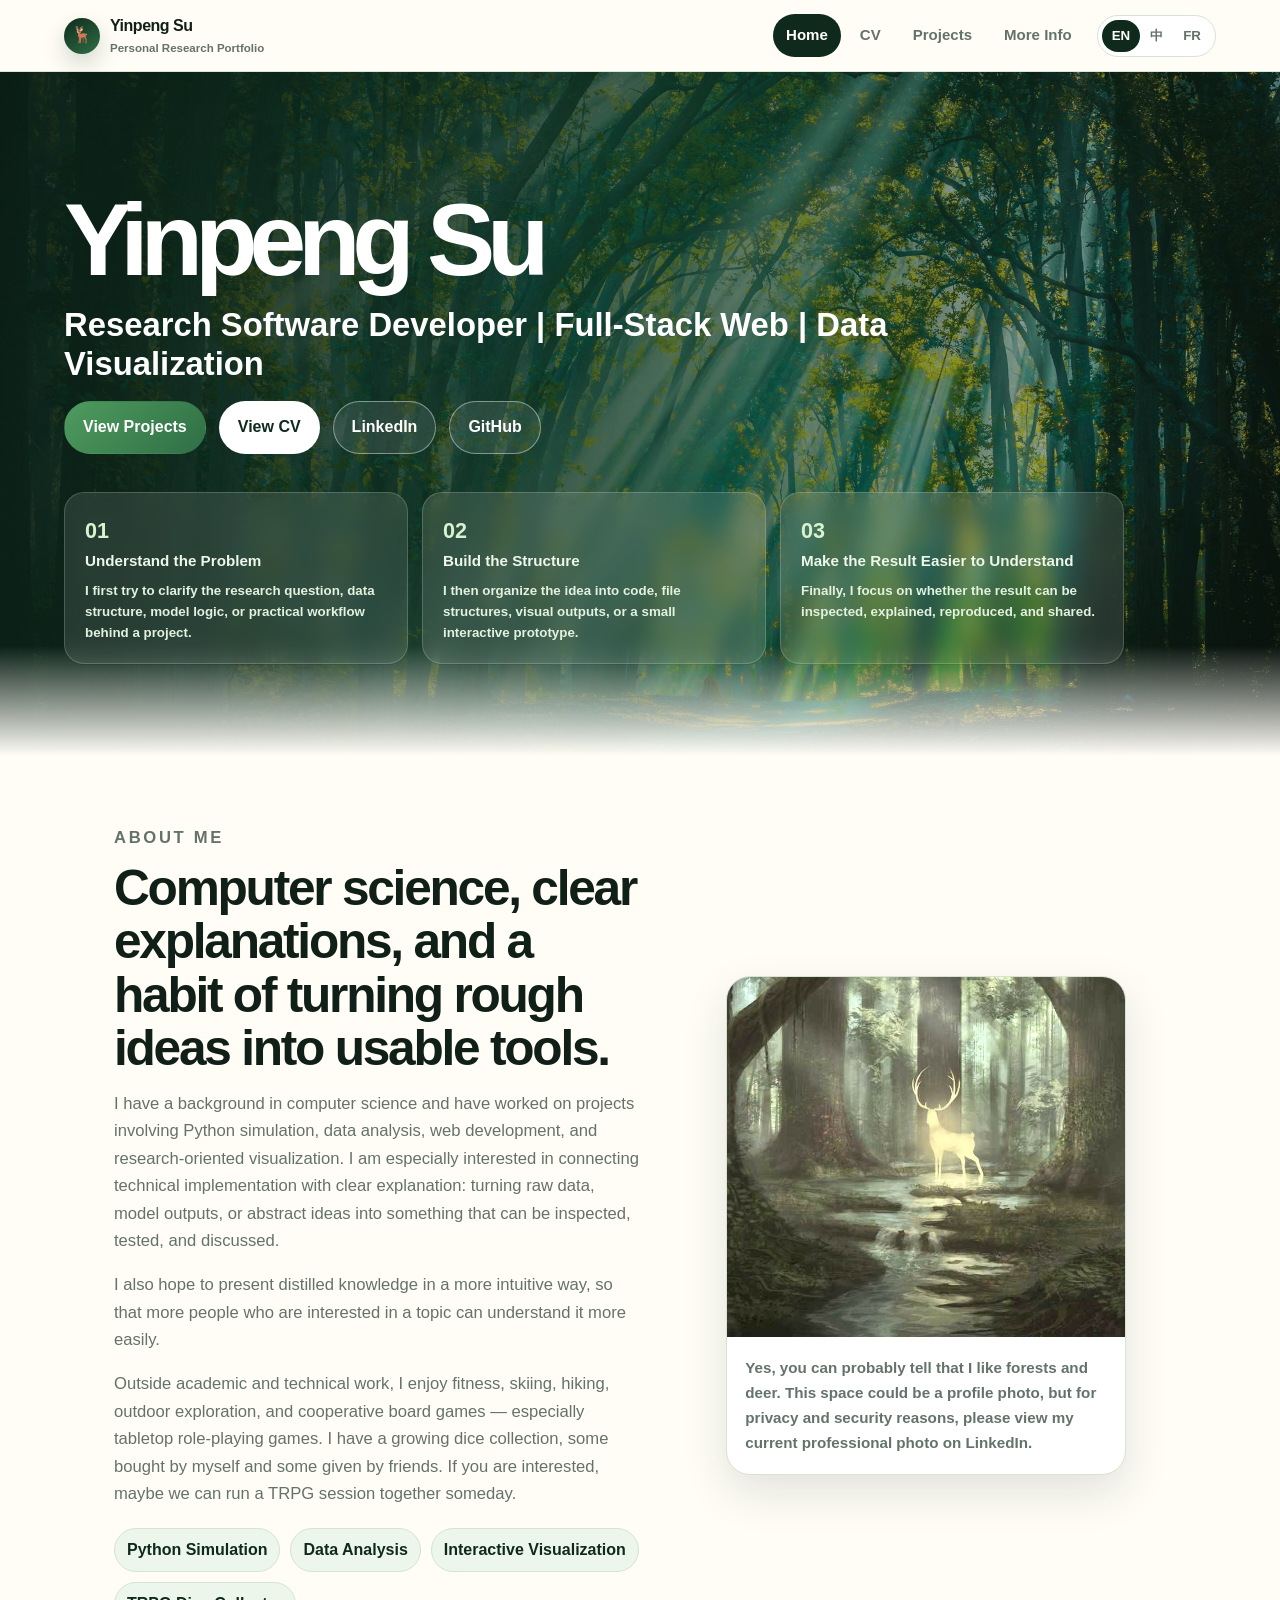
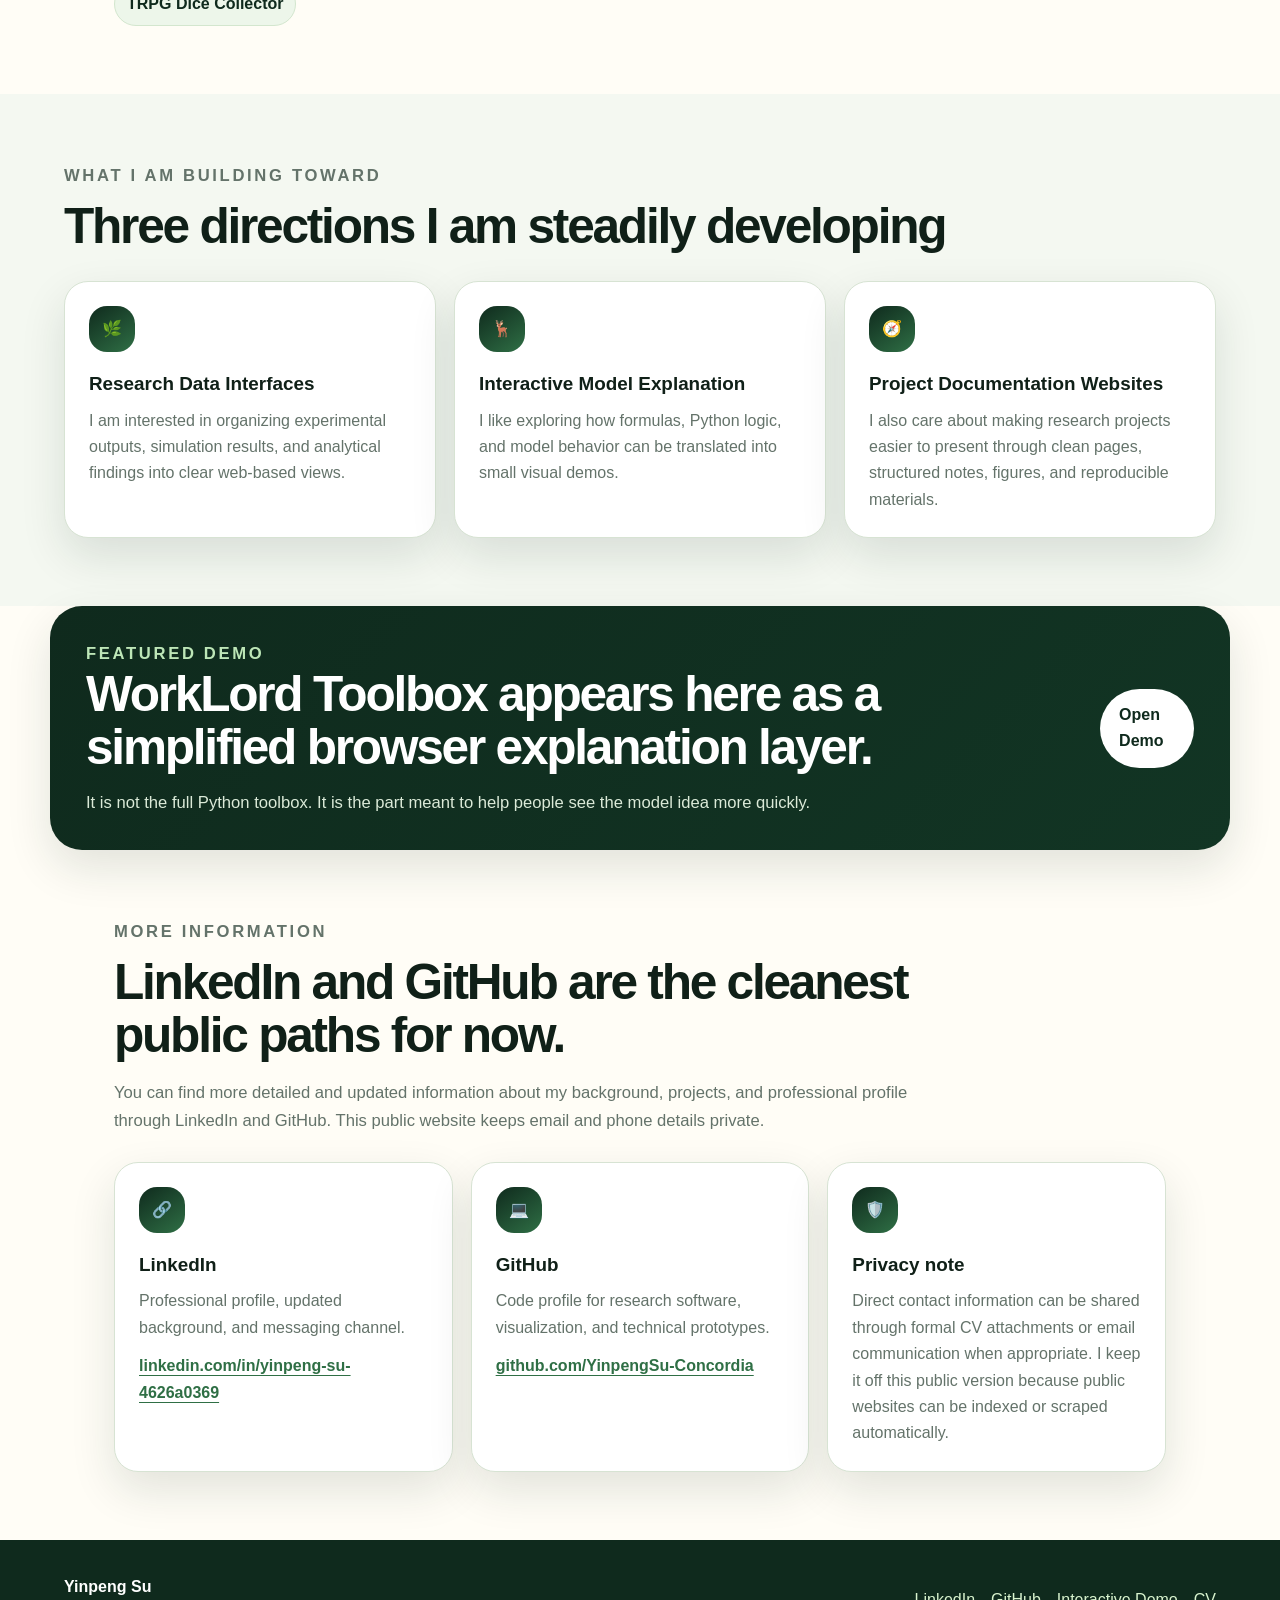
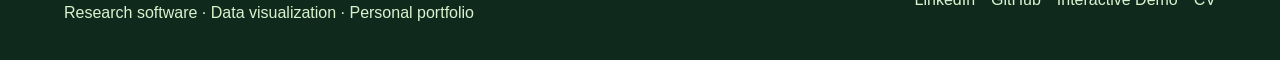
<file: index.html>
<!DOCTYPE html>
<html lang="en">
<head>
  <meta charset="UTF-8">
  <meta name="viewport" content="width=device-width, initial-scale=1.0">
  <title>Yinpeng Su — Research Software & Data Visualization Portfolio</title>
  <meta name="description" content="Personal research software portfolio for full-stack web development, data visualization, simulation, and research-oriented tools.">
  <link rel="stylesheet" href="assets/css/style.css">
</head>
<body data-page="home">
<header class="site-header">
  <a class="brand" href="index.html" aria-label="Home"><span class="brand-mark">🦌</span><span class="brand-text"><span>Yinpeng Su</span><small data-i18n="brandSubtitle">Personal Research Portfolio</small></span></a>
  <div class="header-actions">
    <nav class="site-nav" aria-label="Main navigation">
      <a href="index.html" data-nav="home" data-i18n="navHome">Home</a>
      <a href="cv.html" data-nav="cv" data-i18n="navCV">CV</a>
      <a href="projects.html" data-nav="projects" data-i18n="navProjects">Projects</a>
      <a href="index.html#contact" data-i18n="navContact">More Info</a>
    </nav>
    <div class="lang-switch" aria-label="Language switcher">
      <button type="button" data-lang="en" class="active">EN</button>
      <button type="button" data-lang="zh">中</button>
      <button type="button" data-lang="fr">FR</button>
    </div>
    <button class="nav-toggle" aria-label="Toggle navigation" aria-expanded="false">☰</button>
  </div>
</header>
<main>
  <section class="hero personal-hero">
    <div class="hero-content hero-centered">
      <h1>Yinpeng Su</h1>
      <h2 data-i18n="homeTitle">Research Software Developer | Full-Stack Web | Data Visualization</h2>
      <div class="hero-actions">
        <a class="button primary" href="projects.html" data-i18n="btnProjects">View Projects</a>
        <a class="button secondary" href="cv.html" data-i18n="btnCV">View CV</a>
        <a class="button ghost" href="https://www.linkedin.com/in/yinpeng-su-4626a0369/" target="_blank" rel="noopener">LinkedIn</a>
        <a class="button ghost" href="https://github.com/YinpengSu-Concordia" target="_blank" rel="noopener">GitHub</a>
      </div>
      <div class="quick-proof workstyle-proof" aria-label="Work style summary">
        <div><strong>01</strong><span data-i18n="proof1Title">Understand the Problem</span><small data-i18n="proof1Body">I first try to clarify the research question, data structure, model logic, or practical workflow behind a project.</small></div>
        <div><strong>02</strong><span data-i18n="proof2Title">Build the Structure</span><small data-i18n="proof2Body">I then organize the idea into code, file structures, visual outputs, or a small interactive prototype.</small></div>
        <div><strong>03</strong><span data-i18n="proof3Title">Make the Result Easier to Understand</span><small data-i18n="proof3Body">Finally, I focus on whether the result can be inspected, explained, reproduced, and shared.</small></div>
      </div>
    </div>
  </section>

  <section class="section split about-personal">
    <div>
      <p class="section-kicker" data-i18n="aboutKicker">About Me</p>
      <h2 data-i18n="aboutTitle">Computer science, clear explanations, and a habit of turning rough ideas into usable tools.</h2>
      <p data-i18n="aboutBody1">I have a background in computer science and have worked on projects involving Python simulation, data analysis, web development, and research-oriented visualization. I am especially interested in connecting technical implementation with clear explanation: turning raw data, model outputs, or abstract ideas into something that can be inspected, tested, and discussed.</p>
      <p data-i18n="aboutBody2">I also hope to present distilled knowledge in a more intuitive way, so that more people who are interested in a topic can understand it more easily.</p>
      <p data-i18n="aboutBody3">Outside academic and technical work, I enjoy fitness, skiing, hiking, outdoor exploration, and cooperative board games — especially tabletop role-playing games. I have a growing dice collection, some bought by myself and some given by friends. If you are interested, maybe we can run a TRPG session together someday.</p>
      <div class="pill-row">
        <span class="pill" data-i18n="pill1">Python Simulation</span>
        <span class="pill" data-i18n="pill2">Data Analysis</span>
        <span class="pill" data-i18n="pill3">Interactive Visualization</span>
        <span class="pill" data-i18n="pill4">TRPG Dice Collector</span>
      </div>
    </div>
    <figure class="deer-card profile-note-card">
      <img src="assets/images/deer-forest.jpg" alt="A deer in a quiet forest scene">
      <figcaption data-i18n="deerCaption">Yes, you can probably tell that I like forests and deer. This space could be a profile photo, but for privacy and security reasons, please view my current professional photo on LinkedIn.</figcaption>
    </figure>
  </section>

  <section class="section muted">
    <div class="section-header">
      <p class="section-kicker" data-i18n="contribKicker">What I Am Building Toward</p>
      <h2 data-i18n="contribTitle">Three directions I am steadily developing</h2>
    </div>
    <div class="card-grid">
      <article class="mini-card"><span class="icon">🌿</span><h3 data-i18n="card1Title">Research Data Interfaces</h3><p data-i18n="card1Body">I am interested in organizing experimental outputs, simulation results, and analytical findings into clear web-based views.</p></article>
      <article class="mini-card"><span class="icon">🦌</span><h3 data-i18n="card2Title">Interactive Model Explanation</h3><p data-i18n="card2Body">I like exploring how formulas, Python logic, and model behavior can be translated into small visual demos.</p></article>
      <article class="mini-card"><span class="icon">🧭</span><h3 data-i18n="card3Title">Project Documentation Websites</h3><p data-i18n="card3Body">I also care about making research projects easier to present through clean pages, structured notes, figures, and reproducible materials.</p></article>
    </div>
  </section>

  <section class="section cta-band">
    <div>
      <p class="section-kicker" data-i18n="demoKicker">Featured Demo</p>
      <h2 data-i18n="demoTitle">WorkLord Toolbox appears here as a simplified browser explanation layer.</h2>
      <p data-i18n="demoBody">It is not the full Python toolbox. It is the part meant to help people see the model idea more quickly.</p>
    </div>
    <a class="button secondary" href="projects.html#interactive-demo" data-i18n="btnOpenDemo">Open Demo</a>
  </section>

  <section class="section contact-section" id="contact">
    <div class="section-header">
      <p class="section-kicker" data-i18n="contactKicker">More Information</p>
      <h2 data-i18n="contactTitle">LinkedIn and GitHub are the cleanest public paths for now.</h2>
      <p data-i18n="contactBody">You can find more detailed and updated information about my background, projects, and professional profile through LinkedIn and GitHub. This public website keeps email and phone details private.</p>
    </div>
    <div class="card-grid contact-grid">
      <article class="mini-card">
        <span class="icon">🔗</span>
        <h3>LinkedIn</h3>
        <p data-i18n="contactLinkedInBody">Professional profile, updated background, and messaging channel.</p>
        <a class="text-link" href="https://www.linkedin.com/in/yinpeng-su-4626a0369/" target="_blank" rel="noopener">linkedin.com/in/yinpeng-su-4626a0369</a>
      </article>
      <article class="mini-card">
        <span class="icon">💻</span>
        <h3>GitHub</h3>
        <p data-i18n="contactGitHubBody">Code profile for research software, visualization, and technical prototypes.</p>
        <a class="text-link" href="https://github.com/YinpengSu-Concordia" target="_blank" rel="noopener">github.com/YinpengSu-Concordia</a>
      </article>
      <article class="mini-card">
        <span class="icon">🛡️</span>
        <h3 data-i18n="contactPrivacyTitle">Privacy note</h3>
        <p data-i18n="contactPrivacyBody">Direct contact information can be shared through formal CV attachments or email communication when appropriate. I keep it off this public version because public websites can be indexed or scraped automatically.</p>
      </article>
    </div>
  </section>
</main>
<footer class="site-footer">
  <div>
    <strong>Yinpeng Su</strong><br>
    <span class="footer-mark" data-i18n="footerLine">Research software · Data visualization · Personal portfolio</span>
  </div>
  <div class="footer-links">
    <a href="https://www.linkedin.com/in/yinpeng-su-4626a0369/" target="_blank" rel="noopener">LinkedIn</a>
    <a href="https://github.com/YinpengSu-Concordia" target="_blank" rel="noopener">GitHub</a>
    <a href="projects.html#interactive-demo" data-i18n="footerDemo">Interactive Demo</a>
    <a href="cv.html" data-i18n="footerCV">CV</a>
  </div>
</footer>
<script src="assets/js/main.js"></script>
</body>
</html>
</file>
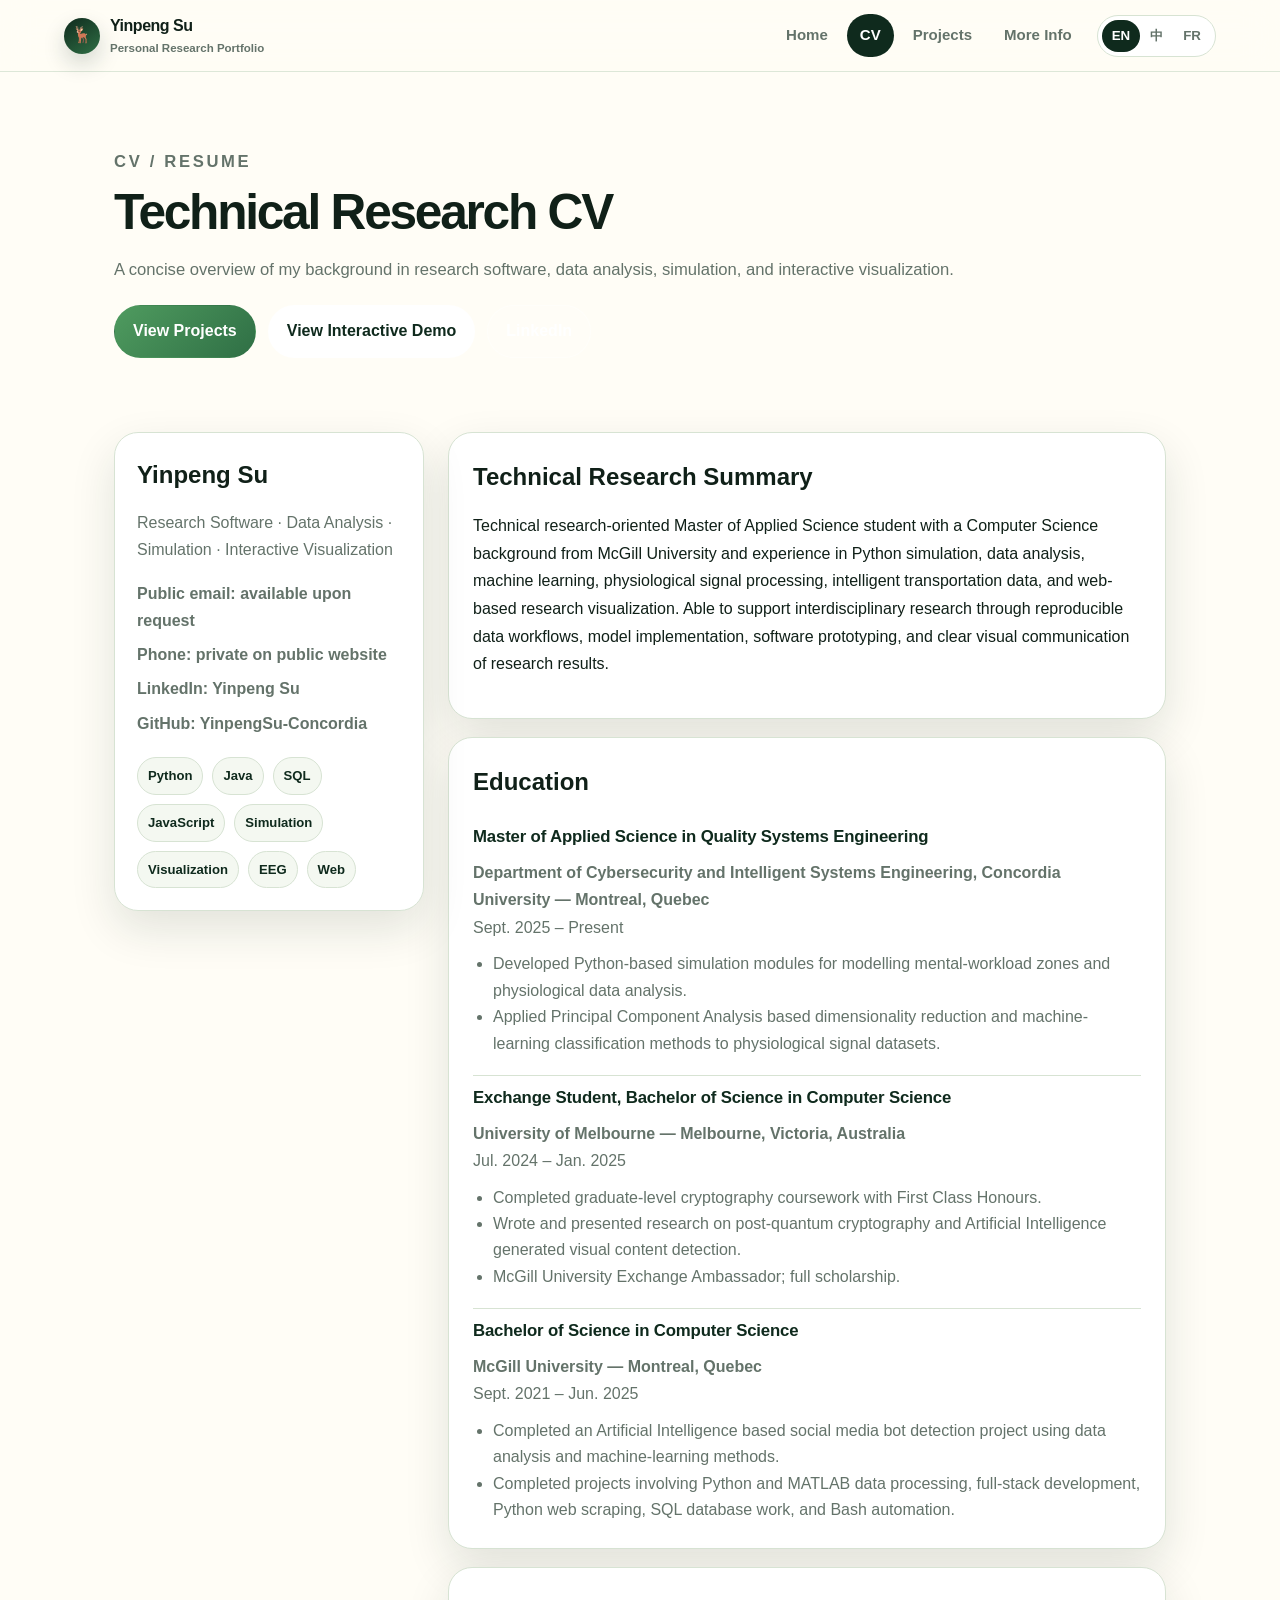
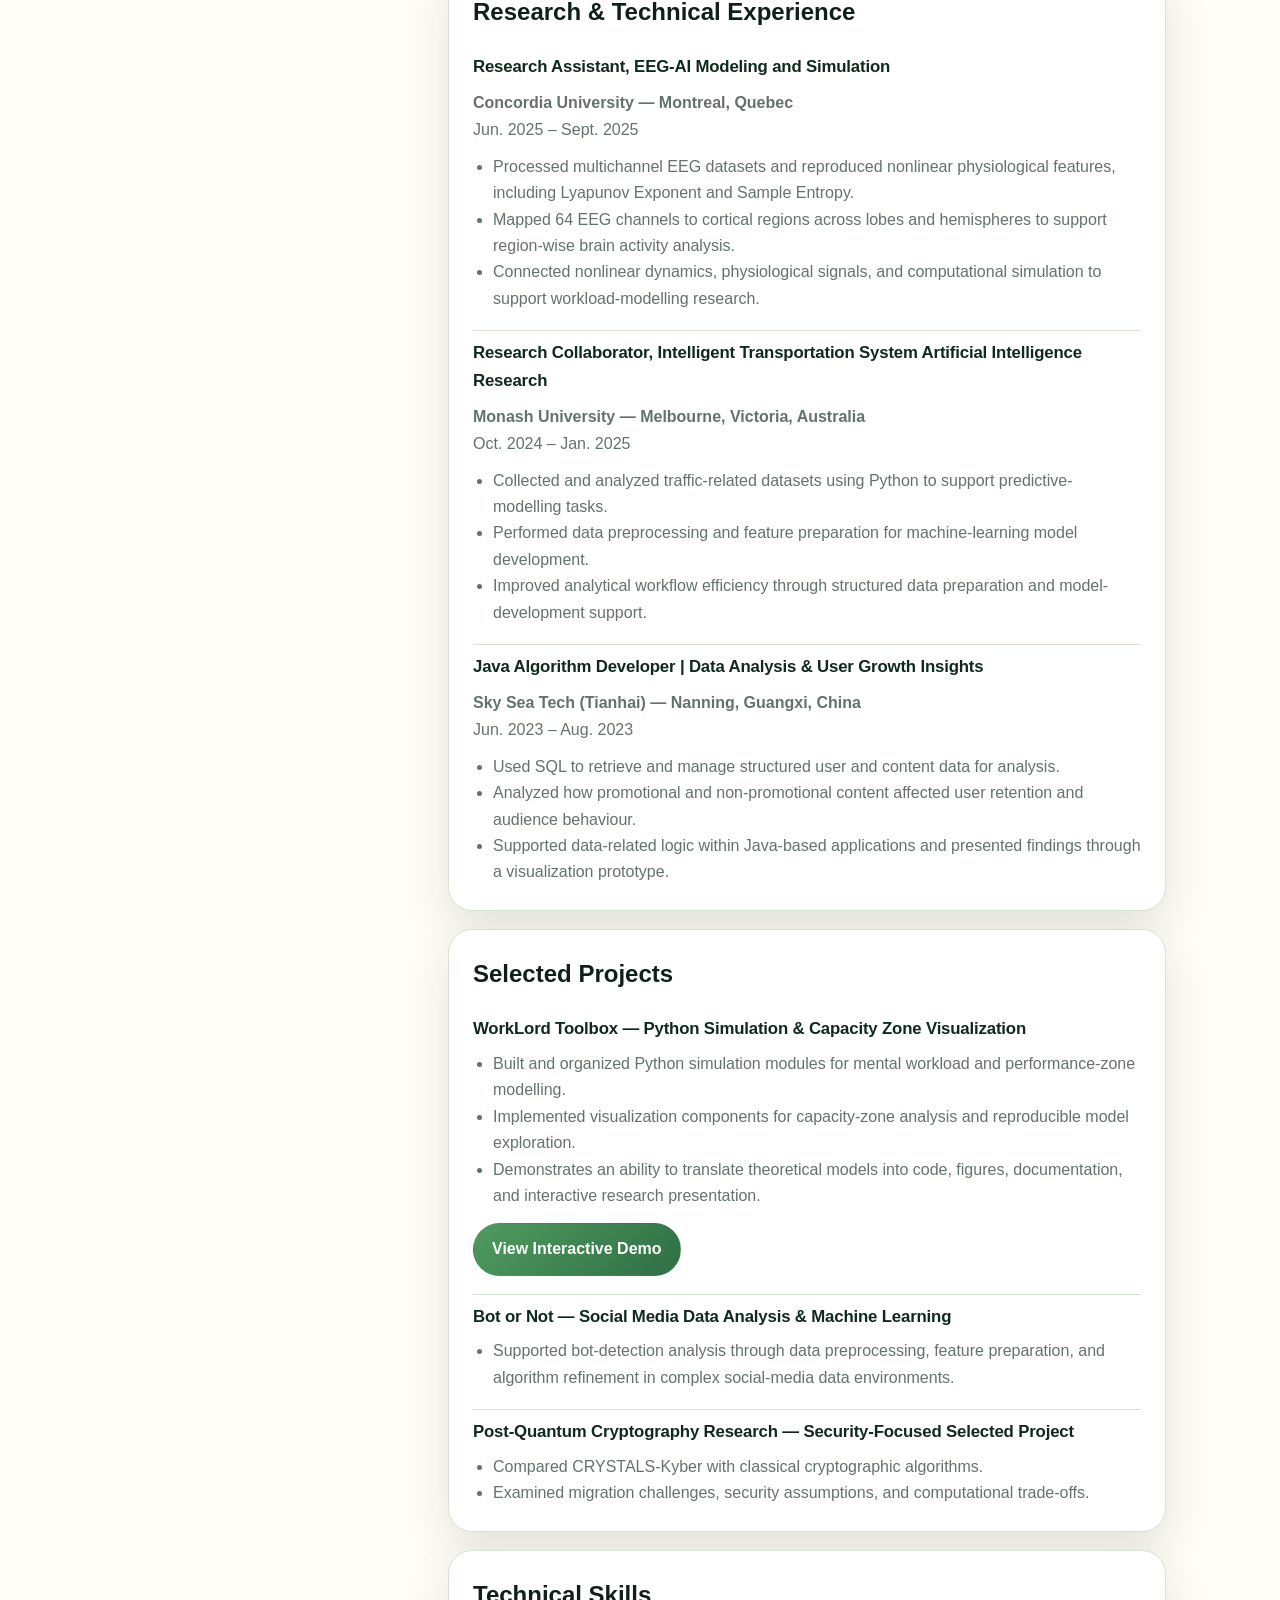
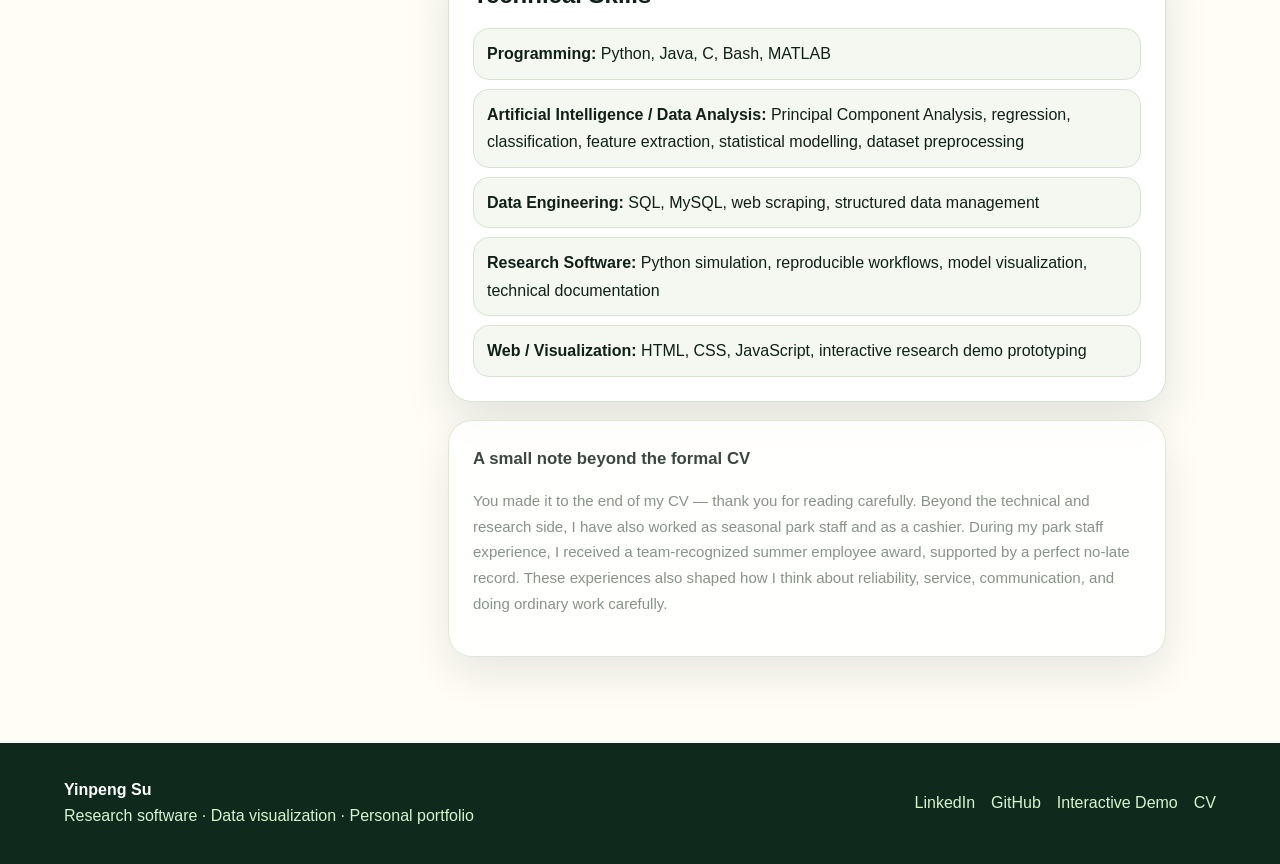
<file: cv.html>
<!DOCTYPE html>
<html lang="en">
<head>
  <meta charset="UTF-8">
  <meta name="viewport" content="width=device-width, initial-scale=1.0">
  <title>CV — Yinpeng Su</title>
  <link rel="stylesheet" href="assets/css/style.css">
</head>
<body data-page="cv">
<header class="site-header">
  <a class="brand" href="index.html" aria-label="Home"><span class="brand-mark">🦌</span><span class="brand-text"><span>Yinpeng Su</span><small data-i18n="brandSubtitle">Personal Research Portfolio</small></span></a>
  <div class="header-actions">
    <nav class="site-nav" aria-label="Main navigation">
      <a href="index.html" data-nav="home" data-i18n="navHome">Home</a>
      <a href="cv.html" data-nav="cv" data-i18n="navCV">CV</a>
      <a href="projects.html" data-nav="projects" data-i18n="navProjects">Projects</a>
      <a href="index.html#contact" data-i18n="navContact">More Info</a>
    </nav>
    <div class="lang-switch" aria-label="Language switcher">
      <button type="button" data-lang="en" class="active">EN</button>
      <button type="button" data-lang="zh">中</button>
      <button type="button" data-lang="fr">FR</button>
    </div>
    <button class="nav-toggle" aria-label="Toggle navigation" aria-expanded="false">☰</button>
  </div>
</header>
<main>
  <section class="page-hero cv-hero-polished">
    <p class="section-kicker" data-i18n="cvKicker">CV / Resume</p>
    <h1 data-i18n="cvHeroTitle">Technical Research CV</h1>
    <p data-i18n="cvHeroBody">A concise overview of my background in research software, data analysis, simulation, and interactive visualization.</p>
    <div class="cv-actions">
      <a class="button primary" href="projects.html" data-i18n="btnProjects">View Projects</a>
      <a class="button secondary" href="projects.html#interactive-demo" data-i18n="btnDemo">View Interactive Demo</a>
      <a class="button ghost dark-ghost" href="https://www.linkedin.com/in/yinpeng-su-4626a0369/" target="_blank" rel="noopener">LinkedIn</a>
    </div>
  </section>

  <section class="section compact cv-layout cv-polished">
    <aside class="cv-sidebar cv-card">
      <h2>Yinpeng Su</h2>
      <p data-i18n="cvSidebarText">Research Software · Data Analysis · Simulation · Interactive Visualization</p>
      <div class="contact-stack">
        <span data-i18n="publicEmailPrivate">Public email: available upon request</span>
        <span data-i18n="publicPhonePrivate">Phone: private on public website</span>
        <a href="https://www.linkedin.com/in/yinpeng-su-4626a0369/" target="_blank" rel="noopener">LinkedIn: Yinpeng Su</a>
        <a href="https://github.com/YinpengSu-Concordia" target="_blank" rel="noopener">GitHub: YinpengSu-Concordia</a>
      </div>
      <div class="tag-list compact-tags">
        <span>Python</span><span>Java</span><span>SQL</span><span>JavaScript</span><span>Simulation</span><span>Visualization</span><span>EEG</span><span>Web</span>
      </div>
    </aside>
    <div class="cv-main">
      <article class="cv-section cv-card localized-content" data-content-lang="en">
        <h2>Technical Research Summary</h2>
        <p>Technical research-oriented Master of Applied Science student with a Computer Science background from McGill University and experience in Python simulation, data analysis, machine learning, physiological signal processing, intelligent transportation data, and web-based research visualization. Able to support interdisciplinary research through reproducible data workflows, model implementation, software prototyping, and clear visual communication of research results.</p>
      </article>
      <article class="cv-section cv-card localized-content" data-content-lang="zh" hidden>
        <h2>技术型研究概况</h2>
        <p>我目前是应用科学硕士学生，本科背景为麦吉尔大学计算机科学。我有 Python 仿真、数据分析、机器学习、生理信号处理、智能交通数据和网页研究可视化相关经验。我可以通过可复现的数据流程、模型实现、软件原型和清楚的可视化表达来支持跨学科研究项目。</p>
      </article>
      <article class="cv-section cv-card localized-content" data-content-lang="fr" hidden>
        <h2>Résumé technique de recherche</h2>
        <p>Étudiant à la maîtrise en sciences appliquées, avec une formation en informatique de l’Université McGill et de l’expérience en simulation Python, analyse de données, apprentissage automatique, traitement de signaux physiologiques, données de transport intelligent et visualisation web orientée recherche. Capable de soutenir des projets de recherche interdisciplinaires grâce à des flux de données reproductibles, l’implémentation de modèles, le prototypage logiciel et une communication visuelle claire des résultats de recherche.</p>
      </article>

      <article class="cv-section cv-card localized-content" data-content-lang="en">
        <h2>Education</h2>
        <div class="cv-item"><h3>Master of Applied Science in Quality Systems Engineering</h3><p><strong>Department of Cybersecurity and Intelligent Systems Engineering, Concordia University — Montreal, Quebec</strong><br>Sept. 2025 – Present</p><ul><li>Developed Python-based simulation modules for modelling mental-workload zones and physiological data analysis.</li><li>Applied Principal Component Analysis based dimensionality reduction and machine-learning classification methods to physiological signal datasets.</li></ul></div>
        <div class="cv-item"><h3>Exchange Student, Bachelor of Science in Computer Science</h3><p><strong>University of Melbourne — Melbourne, Victoria, Australia</strong><br>Jul. 2024 – Jan. 2025</p><ul><li>Completed graduate-level cryptography coursework with First Class Honours.</li><li>Wrote and presented research on post-quantum cryptography and Artificial Intelligence generated visual content detection.</li><li>McGill University Exchange Ambassador; full scholarship.</li></ul></div>
        <div class="cv-item"><h3>Bachelor of Science in Computer Science</h3><p><strong>McGill University — Montreal, Quebec</strong><br>Sept. 2021 – Jun. 2025</p><ul><li>Completed an Artificial Intelligence based social media bot detection project using data analysis and machine-learning methods.</li><li>Completed projects involving Python and MATLAB data processing, full-stack development, Python web scraping, SQL database work, and Bash automation.</li></ul></div>
      </article>
      <article class="cv-section cv-card localized-content" data-content-lang="zh" hidden>
        <h2>教育背景</h2>
        <div class="cv-item"><h3>应用科学硕士：质量系统工程</h3><p><strong>网络安全与智能系统工程系，康考迪亚大学 — 加拿大魁北克省蒙特利尔</strong><br>2025年9月 – 至今</p><ul><li>开发基于 Python 的仿真模块，用于心理工作负荷区域建模和生理数据分析。</li><li>将基于主成分分析的降维方法和机器学习分类方法应用于生理信号数据集。</li></ul></div>
        <div class="cv-item"><h3>交换学生：理学学士，计算机科学</h3><p><strong>墨尔本大学 — 澳大利亚维多利亚州墨尔本</strong><br>2024年7月 – 2025年1月</p><ul><li>完成研究生层级密码学课程，并取得 First Class Honours。</li><li>撰写并展示有关后量子密码学和人工智能生成视觉内容检测的研究项目。</li><li>麦吉尔大学交换大使；全额奖学金。</li></ul></div>
        <div class="cv-item"><h3>理学学士：计算机科学</h3><p><strong>麦吉尔大学 — 加拿大魁北克省蒙特利尔</strong><br>2021年9月 – 2025年6月</p><ul><li>完成基于人工智能的社交媒体机器人账号检测项目，使用数据分析和机器学习方法。</li><li>完成 Python 与 MATLAB 数据处理、全栈开发、Python 网络爬虫、SQL 数据库和 Bash 自动化相关项目。</li></ul></div>
      </article>
      <article class="cv-section cv-card localized-content" data-content-lang="fr" hidden>
        <h2>Formation</h2>
        <div class="cv-item"><h3>Maîtrise en sciences appliquées en génie des systèmes qualité</h3><p><strong>Département de cybersécurité et de génie des systèmes intelligents, Université Concordia — Montréal, Québec</strong><br>Sept. 2025 – Présent</p><ul><li>Développement de modules de simulation Python pour la modélisation des zones de charge mentale et l’analyse de données physiologiques.</li><li>Application de méthodes de réduction dimensionnelle par analyse en composantes principales et de classification par apprentissage automatique à des jeux de données physiologiques.</li></ul></div>
        <div class="cv-item"><h3>Étudiant en échange, baccalauréat ès sciences en informatique</h3><p><strong>Université de Melbourne — Melbourne, Victoria, Australie</strong><br>Juil. 2024 – Janv. 2025</p><ul><li>Cours avancé de cryptographie complété avec First Class Honours.</li><li>Recherche écrite et présentée sur la cryptographie post-quantique et la détection de contenu visuel généré par intelligence artificielle.</li><li>Ambassadeur d’échange de l’Université McGill ; bourse complète.</li></ul></div>
        <div class="cv-item"><h3>Baccalauréat ès sciences en informatique</h3><p><strong>Université McGill — Montréal, Québec</strong><br>Sept. 2021 – Juin 2025</p><ul><li>Projet de détection de bots sur les médias sociaux utilisant l’analyse de données et des méthodes d’apprentissage automatique.</li><li>Projets en traitement de données Python/MATLAB, développement full-stack, web scraping Python, bases de données SQL et automatisation Bash.</li></ul></div>
      </article>

      <article class="cv-section cv-card localized-content" data-content-lang="en">
        <h2>Research & Technical Experience</h2>
        <div class="cv-item"><h3>Research Assistant, EEG-AI Modeling and Simulation</h3><p><strong>Concordia University — Montreal, Quebec</strong><br>Jun. 2025 – Sept. 2025</p><ul><li>Processed multichannel EEG datasets and reproduced nonlinear physiological features, including Lyapunov Exponent and Sample Entropy.</li><li>Mapped 64 EEG channels to cortical regions across lobes and hemispheres to support region-wise brain activity analysis.</li><li>Connected nonlinear dynamics, physiological signals, and computational simulation to support workload-modelling research.</li></ul></div>
        <div class="cv-item"><h3>Research Collaborator, Intelligent Transportation System Artificial Intelligence Research</h3><p><strong>Monash University — Melbourne, Victoria, Australia</strong><br>Oct. 2024 – Jan. 2025</p><ul><li>Collected and analyzed traffic-related datasets using Python to support predictive-modelling tasks.</li><li>Performed data preprocessing and feature preparation for machine-learning model development.</li><li>Improved analytical workflow efficiency through structured data preparation and model-development support.</li></ul></div>
        <div class="cv-item"><h3>Java Algorithm Developer | Data Analysis & User Growth Insights</h3><p><strong>Sky Sea Tech (Tianhai) — Nanning, Guangxi, China</strong><br>Jun. 2023 – Aug. 2023</p><ul><li>Used SQL to retrieve and manage structured user and content data for analysis.</li><li>Analyzed how promotional and non-promotional content affected user retention and audience behaviour.</li><li>Supported data-related logic within Java-based applications and presented findings through a visualization prototype.</li></ul></div>
      </article>
      <article class="cv-section cv-card localized-content" data-content-lang="zh" hidden>
        <h2>研究与技术经历</h2>
        <div class="cv-item"><h3>研究助理，脑电—人工智能建模与仿真</h3><p><strong>康考迪亚大学 — 加拿大魁北克省蒙特利尔</strong><br>2025年6月 – 2025年9月</p><ul><li>处理多通道脑电数据，并复现 Lyapunov Exponent、Sample Entropy 等非线性生理特征。</li><li>将 64 个脑电通道映射至不同脑区、脑叶和半球，支持区域层面的脑活动分析。</li><li>连接非线性动力学、生理信号和计算仿真，以支持工作负荷建模研究。</li></ul></div>
        <div class="cv-item"><h3>研究合作者，智能交通系统人工智能研究</h3><p><strong>莫纳什大学 — 澳大利亚维多利亚州墨尔本</strong><br>2024年10月 – 2025年1月</p><ul><li>使用 Python 收集并分析交通相关数据，用于支持预测建模任务。</li><li>执行数据预处理和特征准备，以支持机器学习模型开发。</li><li>通过结构化数据准备和模型开发支持，提高分析工作流效率。</li></ul></div>
        <div class="cv-item"><h3>Java 算法开发｜数据分析与用户增长洞察</h3><p><strong>Sky Sea Tech（天海）— 中国广西南宁</strong><br>2023年6月 – 2023年8月</p><ul><li>使用 SQL 检索和管理结构化用户与内容数据，用于分析。</li><li>分析促销与非促销内容对用户留存和受众行为的影响。</li><li>支持 Java 应用中的数据相关逻辑，并通过可视化原型展示分析发现。</li></ul></div>
      </article>
      <article class="cv-section cv-card localized-content" data-content-lang="fr" hidden>
        <h2>Expérience de recherche et technique</h2>
        <div class="cv-item"><h3>Assistant de recherche, modélisation et simulation EEG-AI</h3><p><strong>Université Concordia — Montréal, Québec</strong><br>Juin 2025 – Sept. 2025</p><ul><li>Traitement de jeux de données EEG multicanaux et reproduction de caractéristiques physiologiques non linéaires, dont l’exposant de Lyapunov et l’entropie d’échantillon.</li><li>Cartographie de 64 canaux EEG vers des régions corticales, lobes et hémisphères pour soutenir l’analyse régionale de l’activité cérébrale.</li><li>Mise en relation de la dynamique non linéaire, des signaux physiologiques et de la simulation computationnelle pour soutenir la modélisation de la charge de travail.</li></ul></div>
        <div class="cv-item"><h3>Collaborateur de recherche, intelligence artificielle pour systèmes de transport intelligent</h3><p><strong>Université Monash — Melbourne, Victoria, Australie</strong><br>Oct. 2024 – Janv. 2025</p><ul><li>Collecte et analyse de données de trafic avec Python pour soutenir des tâches de modélisation prédictive.</li><li>Prétraitement des données et préparation de caractéristiques pour le développement de modèles d’apprentissage automatique.</li><li>Amélioration de l’efficacité du flux analytique grâce à une préparation structurée des données et au soutien au développement de modèles.</li></ul></div>
        <div class="cv-item"><h3>Développeur d’algorithmes Java | Analyse de données et croissance utilisateur</h3><p><strong>Sky Sea Tech (Tianhai) — Nanning, Guangxi, Chine</strong><br>Juin 2023 – Août 2023</p><ul><li>Utilisation de SQL pour extraire et gérer des données structurées d’utilisateurs et de contenu.</li><li>Analyse de l’effet des contenus promotionnels et non promotionnels sur la rétention et le comportement des utilisateurs.</li><li>Soutien à la logique de données dans des applications Java et présentation des résultats via un prototype de visualisation.</li></ul></div>
      </article>

      <article class="cv-section cv-card localized-content" data-content-lang="en">
        <h2>Selected Projects</h2>
        <div class="cv-item"><h3>WorkLord Toolbox — Python Simulation & Capacity Zone Visualization</h3><ul><li>Built and organized Python simulation modules for mental workload and performance-zone modelling.</li><li>Implemented visualization components for capacity-zone analysis and reproducible model exploration.</li><li>Demonstrates an ability to translate theoretical models into code, figures, documentation, and interactive research presentation.</li></ul><a class="button inline-button" href="projects.html#interactive-demo">View Interactive Demo</a></div>
        <div class="cv-item"><h3>Bot or Not — Social Media Data Analysis & Machine Learning</h3><ul><li>Supported bot-detection analysis through data preprocessing, feature preparation, and algorithm refinement in complex social-media data environments.</li></ul></div>
        <div class="cv-item"><h3>Post-Quantum Cryptography Research — Security-Focused Selected Project</h3><ul><li>Compared CRYSTALS-Kyber with classical cryptographic algorithms.</li><li>Examined migration challenges, security assumptions, and computational trade-offs.</li></ul></div>
      </article>
      <article class="cv-section cv-card localized-content" data-content-lang="zh" hidden>
        <h2>代表项目</h2>
        <div class="cv-item"><h3>WorkLord Toolbox — Python 仿真与 Capacity Zone 可视化</h3><ul><li>构建并整理 Python 仿真模块，用于心理工作负荷和表现区域建模。</li><li>实现 Capacity Zone 分析和可复现模型探索相关的可视化组件。</li><li>展示了将理论模型转化为代码、图表、文档和交互式研究展示的能力。</li></ul><a class="button inline-button" href="projects.html#interactive-demo">查看交互 Demo</a></div>
        <div class="cv-item"><h3>Bot or Not — 社交媒体数据分析与机器学习</h3><ul><li>通过数据预处理、特征准备和算法优化，支持复杂社交媒体数据环境中的机器人账号检测分析。</li></ul></div>
        <div class="cv-item"><h3>后量子密码学研究 — 安全方向代表项目</h3><ul><li>比较 CRYSTALS-Kyber 与经典密码算法。</li><li>分析后量子迁移挑战、安全假设和计算权衡。</li></ul></div>
      </article>
      <article class="cv-section cv-card localized-content" data-content-lang="fr" hidden>
        <h2>Projets sélectionnés</h2>
        <div class="cv-item"><h3>WorkLord Toolbox — Simulation Python et visualisation de Capacity Zone</h3><ul><li>Construction et organisation de modules de simulation Python pour la modélisation de la charge mentale et des zones de performance.</li><li>Implémentation de composants de visualisation pour l’analyse de Capacity Zone et l’exploration reproductible de modèles.</li><li>Montre la capacité à transformer des modèles théoriques en code, figures, documentation et présentation interactive de recherche.</li></ul><a class="button inline-button" href="projects.html#interactive-demo">Voir la démo interactive</a></div>
        <div class="cv-item"><h3>Bot or Not — Analyse de données sociales et apprentissage automatique</h3><ul><li>Soutien à l’analyse de détection de bots par prétraitement des données, préparation de caractéristiques et raffinement algorithmique dans des environnements de données sociales complexes.</li></ul></div>
        <div class="cv-item"><h3>Recherche en cryptographie post-quantique — Projet sélectionné en sécurité</h3><ul><li>Comparaison de CRYSTALS-Kyber avec des algorithmes cryptographiques classiques.</li><li>Analyse des défis de migration, des hypothèses de sécurité et des compromis computationnels.</li></ul></div>
      </article>

      <article class="cv-section cv-card localized-content" data-content-lang="en">
        <h2>Technical Skills</h2><div class="skill-grid"><p><strong>Programming:</strong> Python, Java, C, Bash, MATLAB</p><p><strong>Artificial Intelligence / Data Analysis:</strong> Principal Component Analysis, regression, classification, feature extraction, statistical modelling, dataset preprocessing</p><p><strong>Data Engineering:</strong> SQL, MySQL, web scraping, structured data management</p><p><strong>Research Software:</strong> Python simulation, reproducible workflows, model visualization, technical documentation</p><p><strong>Web / Visualization:</strong> HTML, CSS, JavaScript, interactive research demo prototyping</p></div>
      </article>
      <article class="cv-section cv-card localized-content" data-content-lang="zh" hidden>
        <h2>技术能力</h2><div class="skill-grid"><p><strong>编程：</strong>Python, Java, C, Bash, MATLAB</p><p><strong>人工智能 / 数据分析：</strong>主成分分析、回归、分类、特征提取、统计建模、数据集预处理</p><p><strong>数据工程：</strong>SQL, MySQL, 网络爬虫, 结构化数据管理</p><p><strong>研究软件：</strong>Python 仿真, 可复现工作流, 模型可视化, 技术文档</p><p><strong>网页 / 可视化：</strong>HTML, CSS, JavaScript, 交互式研究 Demo 原型</p></div>
      </article>
      <article class="cv-section cv-card localized-content" data-content-lang="fr" hidden>
        <h2>Compétences techniques</h2><div class="skill-grid"><p><strong>Programmation :</strong> Python, Java, C, Bash, MATLAB</p><p><strong>Intelligence artificielle / analyse de données :</strong> analyse en composantes principales, régression, classification, extraction de caractéristiques, modélisation statistique, prétraitement de données</p><p><strong>Ingénierie de données :</strong> SQL, MySQL, web scraping, gestion de données structurées</p><p><strong>Logiciel de recherche :</strong> simulation Python, workflows reproductibles, visualisation de modèles, documentation technique</p><p><strong>Web / Visualisation :</strong> HTML, CSS, JavaScript, prototypage de démos interactives de recherche</p></div>
      </article>

      <article class="cv-section cv-card easter-note localized-content" data-content-lang="en">
        <h2>A small note beyond the formal CV</h2>
        <p>You made it to the end of my CV — thank you for reading carefully. Beyond the technical and research side, I have also worked as seasonal park staff and as a cashier. During my park staff experience, I received a team-recognized summer employee award, supported by a perfect no-late record. These experiences also shaped how I think about reliability, service, communication, and doing ordinary work carefully.</p>
      </article>
      <article class="cv-section cv-card easter-note localized-content" data-content-lang="zh" hidden>
        <h2>正式简历之外的一点小补充</h2>
        <p>你已经看到简历最后了，谢谢你认真读到这里。除了技术和研究相关经历，我也做过暑期公园工作人员和收银员。在公园工作期间，我获得过团队认可的夏季员工表彰，也保持了从未迟到的记录。这些经历也让我更重视可靠性、服务意识、沟通能力，以及把普通工作认真做好的习惯。</p>
      </article>
      <article class="cv-section cv-card easter-note localized-content" data-content-lang="fr" hidden>
        <h2>Une petite note au-delà du CV formel</h2>
        <p>Vous êtes arrivé à la fin de mon CV — merci d’avoir lu attentivement. En dehors de mes expériences techniques et de recherche, j’ai aussi travaillé comme employé saisonnier dans un parc et comme caissier. Pendant mon expérience au parc, j’ai reçu une reconnaissance estivale décernée par l’équipe, avec un dossier parfait sans retard. Ces expériences ont aussi influencé ma manière de penser la fiabilité, le service, la communication et le soin apporté au travail ordinaire.</p>
      </article>
    </div>
  </section>
</main>
<footer class="site-footer">
  <div>
    <strong>Yinpeng Su</strong><br>
    <span class="footer-mark" data-i18n="footerLine">Research software · Data visualization · Personal portfolio</span>
  </div>
  <div class="footer-links">
    <a href="https://www.linkedin.com/in/yinpeng-su-4626a0369/" target="_blank" rel="noopener">LinkedIn</a>
    <a href="https://github.com/YinpengSu-Concordia" target="_blank" rel="noopener">GitHub</a>
    <a href="projects.html#interactive-demo" data-i18n="footerDemo">Interactive Demo</a>
    <a href="cv.html" data-i18n="footerCV">CV</a>
  </div>
</footer>
<script src="assets/js/main.js"></script>
</body>
</html>
</file>
<file: assets/css/style.css>
:root{
  --forest:#0f2a1d;
  --forest-2:#123524;
  --moss:#2f6f45;
  --leaf:#4f9b5f;
  --sage:#dfeadd;
  --mist:#f4f8f1;
  --cream:#fffdf6;
  --bark:#2b2118;
  --ink:#102018;
  --muted:#64736a;
  --line:#d7e3d3;
  --gold:#c8a45d;
  --white:#ffffff;
  --shadow:0 18px 45px rgba(15,42,29,.12);
  --radius:24px;
}
*{box-sizing:border-box}
html{scroll-behavior:smooth}
body{margin:0;font-family:-apple-system,BlinkMacSystemFont,"Segoe UI",Roboto,Arial,"Noto Sans",sans-serif;background:var(--cream);color:var(--ink);line-height:1.65}
a{color:inherit;text-decoration:none}
img{max-width:100%;display:block}
code{font-family:"SFMono-Regular",Consolas,"Liberation Mono",monospace;background:#eef6ea;color:var(--forest);border-radius:8px;padding:.12rem .38rem}
.site-header{position:sticky;top:0;z-index:100;display:flex;align-items:center;justify-content:space-between;gap:16px;padding:13px 5vw;background:rgba(255,253,246,.9);backdrop-filter:blur(18px);border-bottom:1px solid rgba(215,227,211,.85)}
.brand{display:flex;align-items:center;gap:10px;font-weight:900;letter-spacing:-.03em}.brand-mark{width:36px;height:36px;border-radius:50%;display:inline-flex;align-items:center;justify-content:center;background:linear-gradient(145deg,var(--forest),var(--moss));color:#fff;box-shadow:0 10px 22px rgba(15,42,29,.18)}.brand-text{display:flex;flex-direction:column}.brand small{font-weight:700;font-size:.72rem;color:var(--muted);letter-spacing:0}
.header-actions{display:flex;align-items:center;gap:12px}.site-nav{display:flex;align-items:center;gap:6px}.site-nav a{padding:9px 13px;border-radius:999px;color:var(--muted);font-weight:750;font-size:.94rem}.site-nav a:hover,.site-nav a.active{background:var(--forest);color:#fff}.lang-switch{display:flex;border:1px solid var(--line);border-radius:999px;padding:4px;background:#fff}.lang-switch button{border:0;background:transparent;border-radius:999px;padding:7px 10px;font-weight:850;color:var(--muted);cursor:pointer}.lang-switch button.active{background:var(--forest);color:#fff}.nav-toggle{display:none;border:0;background:var(--forest);color:#fff;border-radius:12px;padding:9px 12px;font-size:1.1rem;cursor:pointer}
.hero{position:relative;min-height:76vh;display:grid;align-items:center;overflow:hidden;padding:100px 5vw 70px;background:url('../images/hero-forest.jpg') center/cover no-repeat}.hero:before{content:"";position:absolute;inset:0;background:linear-gradient(100deg,rgba(10,31,22,.93),rgba(16,59,37,.72),rgba(16,59,37,.2))}.hero:after{content:"";position:absolute;inset:auto 0 0;height:110px;background:linear-gradient(0deg,var(--cream),rgba(255,253,246,0))}.hero-content{position:relative;z-index:1;max-width:960px;color:#fff}.eyebrow,.section-kicker{margin:0 0 10px;text-transform:uppercase;letter-spacing:.16em;font-size:.76rem;font-weight:900;color:var(--leaf)}.hero .eyebrow{color:#cdebc8}.hero h1{font-size:clamp(3.2rem,8vw,7rem);line-height:.9;margin:0 0 18px;letter-spacing:-.08em}.hero h2{font-size:clamp(1.25rem,2.6vw,2.05rem);margin:0 0 18px;line-height:1.2;max-width:900px}.hero-subtitle{font-size:clamp(1.02rem,1.7vw,1.28rem);max-width:820px;color:#e9f4e8;margin:0 0 28px}.hero-actions{display:flex;flex-wrap:wrap;gap:13px}.button{display:inline-flex;align-items:center;justify-content:center;gap:8px;padding:12px 18px;border-radius:999px;font-weight:900;border:1px solid transparent;transition:transform .2s ease,box-shadow .2s ease,background .2s ease}.button:hover{transform:translateY(-2px);box-shadow:0 12px 25px rgba(15,42,29,.18)}.button.primary{background:linear-gradient(135deg,var(--leaf),var(--moss));color:#fff}.button.secondary{background:#fff;color:var(--forest)}.button.ghost{border-color:rgba(255,255,255,.42);color:#fff;background:rgba(255,255,255,.1)}.button.disabled{background:#e6ebe2;color:#7a857d;cursor:default;pointer-events:none}.quick-proof{display:grid;grid-template-columns:repeat(3,minmax(0,1fr));gap:14px;margin-top:38px;max-width:840px}.quick-proof div{padding:16px;border:1px solid rgba(255,255,255,.18);background:rgba(255,255,255,.11);border-radius:20px;backdrop-filter:blur(10px)}.quick-proof strong{display:block;font-size:1.35rem;color:#d8f3ce}.quick-proof span{display:block;color:#edf7ea;font-weight:700;font-size:.95rem}
.section{padding:68px 5vw;max-width:1180px;margin:0 auto}.section.compact{padding-top:40px}.section.muted{max-width:none;background:var(--mist);padding-left:5vw;padding-right:5vw}.section.muted>*{max-width:1180px;margin-left:auto;margin-right:auto}.section-header{max-width:800px;margin-bottom:28px}.section-header h2,.split h2,.cta-band h2,.page-hero h1{font-size:clamp(1.9rem,4vw,3.1rem);line-height:1.08;letter-spacing:-.045em;margin:0 0 14px}.section-header p,.cta-band p,.page-hero p,.split p{color:var(--muted);font-size:1.04rem}.split{display:grid;grid-template-columns:1.05fr .95fr;gap:42px;align-items:center}.deer-card{position:relative;overflow:hidden;border-radius:var(--radius);box-shadow:var(--shadow);background:#fff;border:1px solid var(--line)}.deer-card img{width:100%;height:360px;object-fit:cover}.deer-card figcaption{padding:18px;color:var(--muted);font-weight:700}.pill-row{display:flex;flex-wrap:wrap;gap:10px;margin-top:20px}.pill{display:inline-flex;align-items:center;padding:8px 12px;border-radius:999px;background:#edf6ea;color:var(--forest);font-weight:850;border:1px solid #d3e6ce}.card-grid{display:grid;grid-template-columns:repeat(3,minmax(0,1fr));gap:18px}.mini-card,.content-card,.gallery-card,.architecture-card,.cv-card,.project-brief,.demo-card{background:#fff;border:1px solid var(--line);border-radius:var(--radius);box-shadow:var(--shadow)}.mini-card{padding:24px}.mini-card span.icon{width:46px;height:46px;border-radius:18px;background:linear-gradient(145deg,var(--forest),var(--moss));color:#fff;display:flex;align-items:center;justify-content:center;font-weight:900;margin-bottom:16px}.mini-card h3{margin:0 0 8px;font-size:1.18rem}.mini-card p{margin:0;color:var(--muted)}.cta-band{display:flex;justify-content:space-between;align-items:center;gap:24px;background:linear-gradient(135deg,var(--forest),var(--forest-2));color:#fff;border-radius:32px;padding:34px 36px;box-shadow:var(--shadow)}.cta-band p{color:#dbead8;margin:0}.cta-band .section-kicker{color:#bde6b7}.page-hero{padding:76px 5vw 34px;max-width:1180px;margin:0 auto}.page-hero h1{max-width:900px}.page-hero p{max-width:850px}.simple-note{padding:16px 18px;border-radius:20px;background:#edf6ea;border:1px solid #d3e6ce;color:var(--forest);font-weight:750}.cv-layout{display:grid;grid-template-columns:310px 1fr;gap:24px}.cv-sidebar{position:sticky;top:92px;align-self:start;padding:22px}.cv-sidebar h2{margin:0 0 10px}.cv-sidebar p{color:var(--muted)}.cv-section{padding:24px;margin-bottom:18px}.cv-section h2{margin:0 0 14px}.cv-section ul{margin:0;padding-left:20px;color:var(--muted)}.tag-list{display:flex;flex-wrap:wrap;gap:9px}.tag-list span{padding:7px 10px;border-radius:999px;background:var(--mist);border:1px solid var(--line);font-weight:800;color:var(--forest);font-size:.92rem}.project-brief{padding:26px}.project-meta{display:grid;grid-template-columns:repeat(4,minmax(0,1fr));gap:12px;margin-top:20px}.project-meta div{padding:14px;border-radius:18px;background:var(--mist);border:1px solid var(--line)}.project-meta strong{display:block;color:var(--forest)}.project-meta span{display:block;color:var(--muted);font-size:.92rem}.demo-grid{display:grid;grid-template-columns:310px 1fr;gap:20px}.control-panel{padding:22px}.control-panel label{display:block;font-weight:900;color:var(--forest);margin-bottom:18px}.control-panel output{float:right;color:var(--moss);font-variant-numeric:tabular-nums}.control-panel input[type=range]{width:100%;margin-top:9px;accent-color:var(--moss)}.status-card{padding:16px;border-radius:18px;background:var(--forest);color:#fff}.status-card strong,.status-card span{display:block}.status-card span{color:#dbead8;margin-top:4px}.canvas-panel{padding:16px;overflow:hidden}.canvas-panel canvas{width:100%;height:auto;background:#fff;border-radius:18px;border:1px solid var(--line)}.legend{display:flex;flex-wrap:wrap;gap:12px;margin-top:13px;color:var(--muted);font-size:.92rem}.legend span{display:inline-flex;align-items:center;gap:7px}.legend i{width:26px;height:10px;border-radius:999px;display:inline-block}.zone-blue{background:#bfdbfe}.zone-green{background:#bbf7d0}.zone-red{background:#fecaca}.line-black{background:#111827}.gallery-grid{display:grid;grid-template-columns:repeat(3,minmax(0,1fr));gap:18px}.gallery-card{margin:0;overflow:hidden;cursor:zoom-in}.gallery-card img{width:100%;aspect-ratio:16/10;object-fit:contain;background:#fff;border-bottom:1px solid var(--line)}.gallery-card figcaption{display:grid;gap:5px;padding:15px}.gallery-card figcaption span{color:var(--muted);font-size:.92rem}.architecture-grid{display:grid;grid-template-columns:repeat(3,minmax(0,1fr));gap:18px}.architecture-card{padding:22px}.architecture-card h3{margin:0 0 8px}.architecture-card p{margin:0;color:var(--muted)}.lightbox{position:fixed;inset:0;background:rgba(15,42,29,.88);display:none;align-items:center;justify-content:center;z-index:200;padding:32px}.lightbox.open{display:flex}.lightbox img{max-width:min(96vw,1400px);max-height:88vh;background:#fff;border-radius:18px}.lightbox button{position:absolute;top:20px;right:24px;width:44px;height:44px;border-radius:50%;border:0;background:#fff;font-size:1.8rem;cursor:pointer}.site-footer{display:flex;justify-content:space-between;gap:24px;padding:34px 5vw;background:var(--forest);color:#fff}.footer-links{display:flex;flex-wrap:wrap;gap:16px;align-items:center}.footer-links a{color:#d8f3ce}.footer-mark{color:#d8f3ce}
@media(max-width:1040px){.split,.demo-grid,.cv-layout{grid-template-columns:1fr}.card-grid,.gallery-grid,.architecture-grid{grid-template-columns:repeat(2,minmax(0,1fr))}.project-meta{grid-template-columns:repeat(2,minmax(0,1fr))}.cv-sidebar{position:static}.quick-proof{grid-template-columns:1fr}}
@media(max-width:760px){.site-header{align-items:flex-start}.header-actions{margin-left:auto}.nav-toggle{display:block}.site-nav{display:none;position:absolute;top:64px;left:5vw;right:5vw;flex-direction:column;align-items:stretch;background:#fff;border:1px solid var(--line);border-radius:18px;padding:10px;box-shadow:var(--shadow)}.site-nav.open{display:flex}.site-nav a{border-radius:12px}.brand small{display:none}.lang-switch button{padding:7px 8px}.hero{min-height:760px;padding-top:96px}.hero-actions,.cta-band{align-items:stretch;flex-direction:column}.button{width:100%}.card-grid,.gallery-grid,.architecture-grid,.project-meta{grid-template-columns:1fr}.section{padding:52px 5vw}.page-hero{padding-top:60px}.site-footer{flex-direction:column}.hero h1{font-size:3.7rem}.deer-card img{height:300px}}

/* CV integration refinements */
.cv-hero-polished .cv-actions{display:flex;flex-wrap:wrap;gap:12px;margin-top:22px}.dark-ghost{border-color:var(--forest);color:var(--forest);background:rgba(255,255,255,.55)}.cv-polished .cv-main{min-width:0}.contact-stack{display:grid;gap:8px;margin:18px 0;color:var(--muted);font-weight:750}.contact-stack a{word-break:break-word}.compact-tags{margin-top:20px}.compact-tags span{font-size:.82rem}.cv-item{padding:8px 0 18px;border-bottom:1px solid var(--line)}.cv-item:last-child{border-bottom:0;padding-bottom:0}.cv-item h3{margin:0 0 8px;font-size:1.05rem;color:var(--forest);letter-spacing:-.01em}.cv-item p{margin:0 0 10px;color:var(--muted)}.cv-section p{line-height:1.72}.skill-grid{display:grid;gap:9px}.skill-grid p{margin:0;padding:11px 13px;border-radius:16px;background:var(--mist);border:1px solid var(--line)}[hidden]{display:none!important}
@media(max-width:760px){.cv-hero-polished .cv-actions{flex-direction:column}.dark-ghost{width:100%}.cv-item h3{font-size:1rem}}

.text-link{display:inline-block;margin-top:12px;color:var(--moss);font-weight:900;text-decoration:underline;text-underline-offset:4px;word-break:break-word}.contact-section{scroll-margin-top:92px}.contact-grid .mini-card{min-height:250px}


/* Final personal portfolio refinements */
.hero-centered{max-width:1060px}.personal-hero .hero-subtitle{display:none}.workstyle-proof{max-width:1060px}.workstyle-proof div{padding:20px}.workstyle-proof small{display:block;margin-top:8px;color:#e3f1df;font-weight:650;line-height:1.55}.about-personal p{margin-top:0}.profile-note-card figcaption{font-size:.95rem}.metric-grid{display:grid;grid-template-columns:repeat(3,minmax(0,1fr));gap:18px}.metric-card{background:#fff;border:1px solid var(--line);border-radius:var(--radius);box-shadow:var(--shadow);padding:22px}.metric-card h3{margin:0 0 10px;color:var(--forest)}.metric-card p{margin:0;color:var(--muted)}.enhanced-demo-grid{align-items:start}.full-button{width:100%;margin-top:10px}.inline-button{margin-top:14px;background:linear-gradient(135deg,var(--leaf),var(--moss));color:#fff;width:auto}.scenario-modal{position:fixed;inset:0;background:rgba(15,42,29,.78);display:none;align-items:center;justify-content:center;z-index:210;padding:28px}.scenario-modal.open{display:flex}.scenario-dialog{position:relative;max-width:940px;width:100%;background:var(--cream);border-radius:28px;box-shadow:0 30px 80px rgba(0,0,0,.28);padding:30px;border:1px solid var(--line)}.scenario-dialog h2{font-size:clamp(1.8rem,4vw,2.8rem);line-height:1;margin:0 0 12px;color:var(--forest)}.scenario-dialog p{color:var(--muted)}.modal-close{position:absolute;top:16px;right:16px;width:42px;height:42px;border:0;border-radius:50%;background:var(--forest);color:#fff;font-size:1.6rem;cursor:pointer}.scenario-cards{display:grid;grid-template-columns:repeat(3,minmax(0,1fr));gap:16px;margin:20px 0}.scenario-cards article{background:#fff;border:1px solid var(--line);border-radius:22px;padding:18px}.scenario-cards h3{margin:0 0 12px}.meter{height:13px;background:#e8efe4;border-radius:999px;overflow:hidden;margin-bottom:12px}.meter span{display:block;height:100%;width:40%;background:linear-gradient(90deg,var(--leaf),var(--moss));border-radius:999px}.stress-meter span{background:linear-gradient(90deg,#c8a45d,#b45309)}.scenario-note{padding:15px 16px;background:#edf6ea;border:1px solid #d3e6ce;border-radius:18px}.easter-note{opacity:.82}.easter-note h2{font-size:1.05rem}.easter-note p{font-size:.94rem;color:#6d7b70}.code-section{border-top:1px solid var(--line)}
@media(max-width:1040px){.metric-grid,.scenario-cards{grid-template-columns:repeat(2,minmax(0,1fr))}}
@media(max-width:760px){.metric-grid,.scenario-cards{grid-template-columns:1fr}.scenario-dialog{padding:24px}.workstyle-proof div{padding:16px}}
</file>
